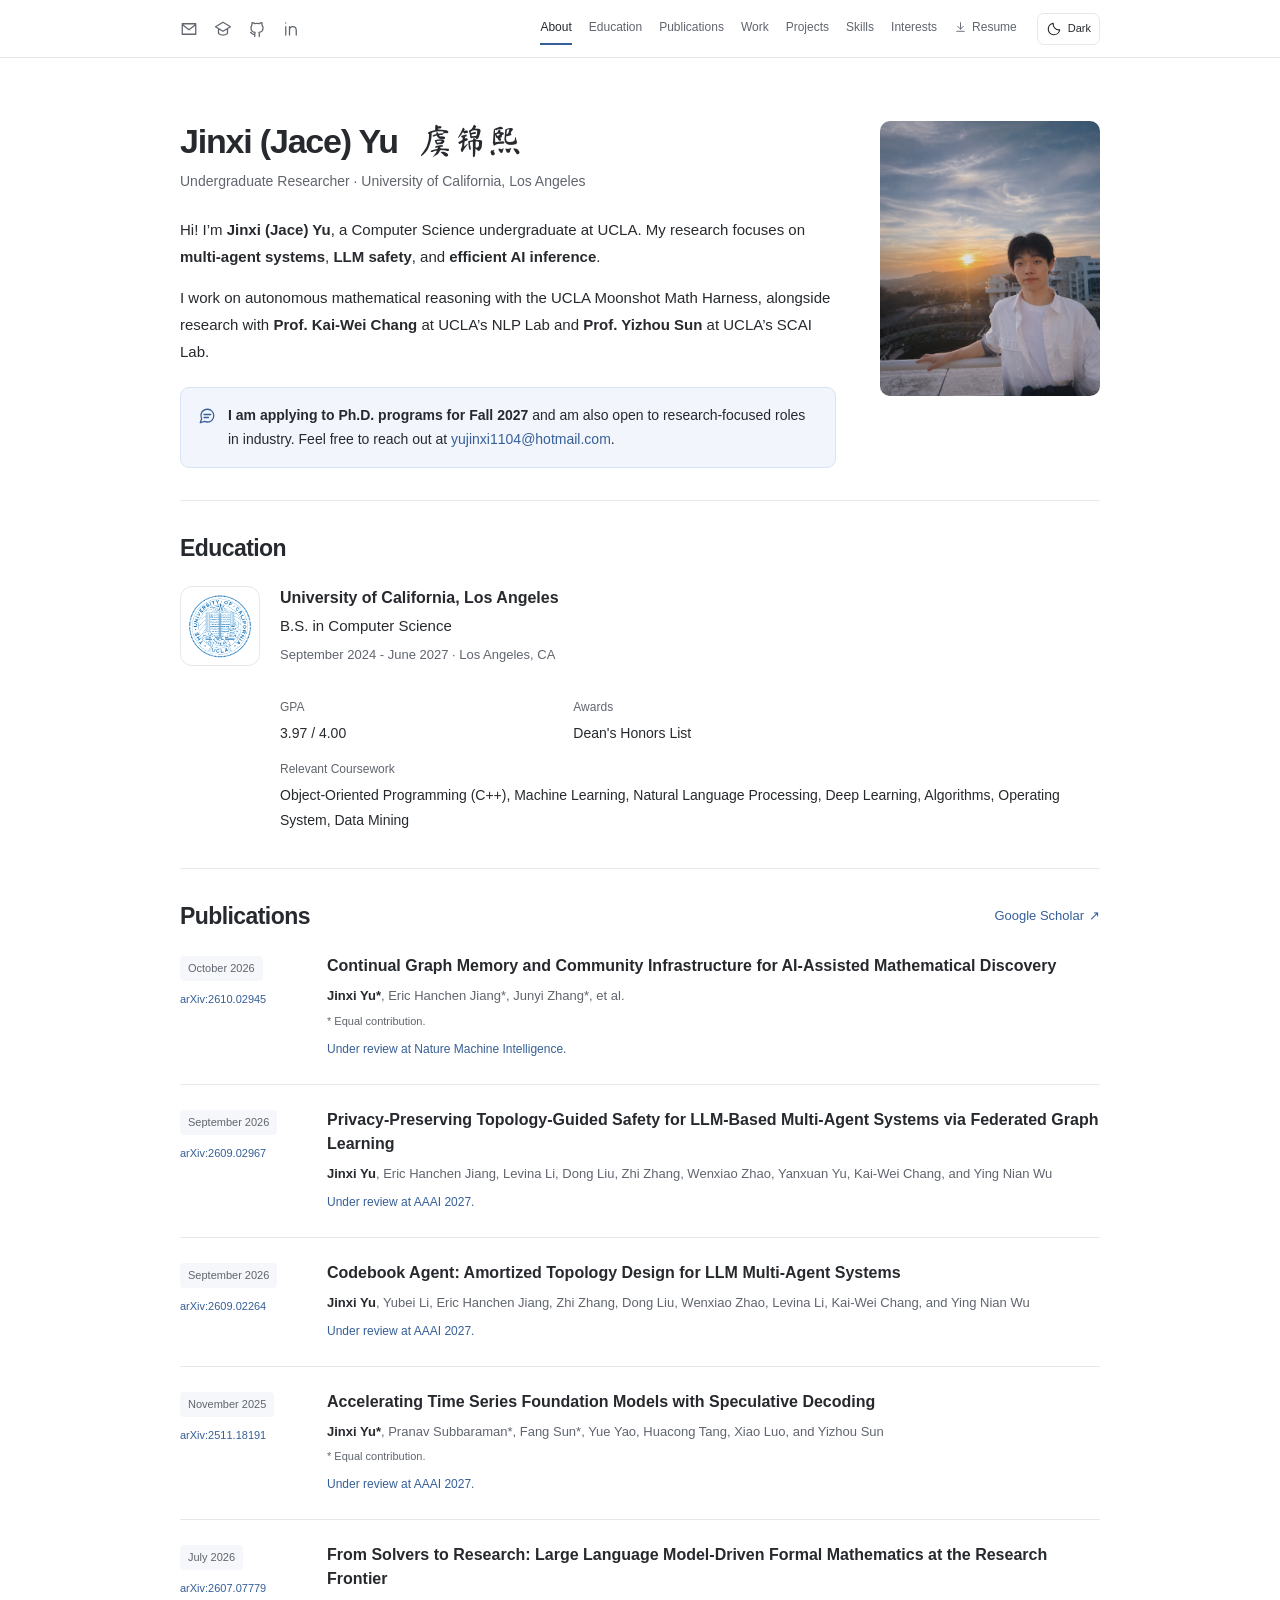
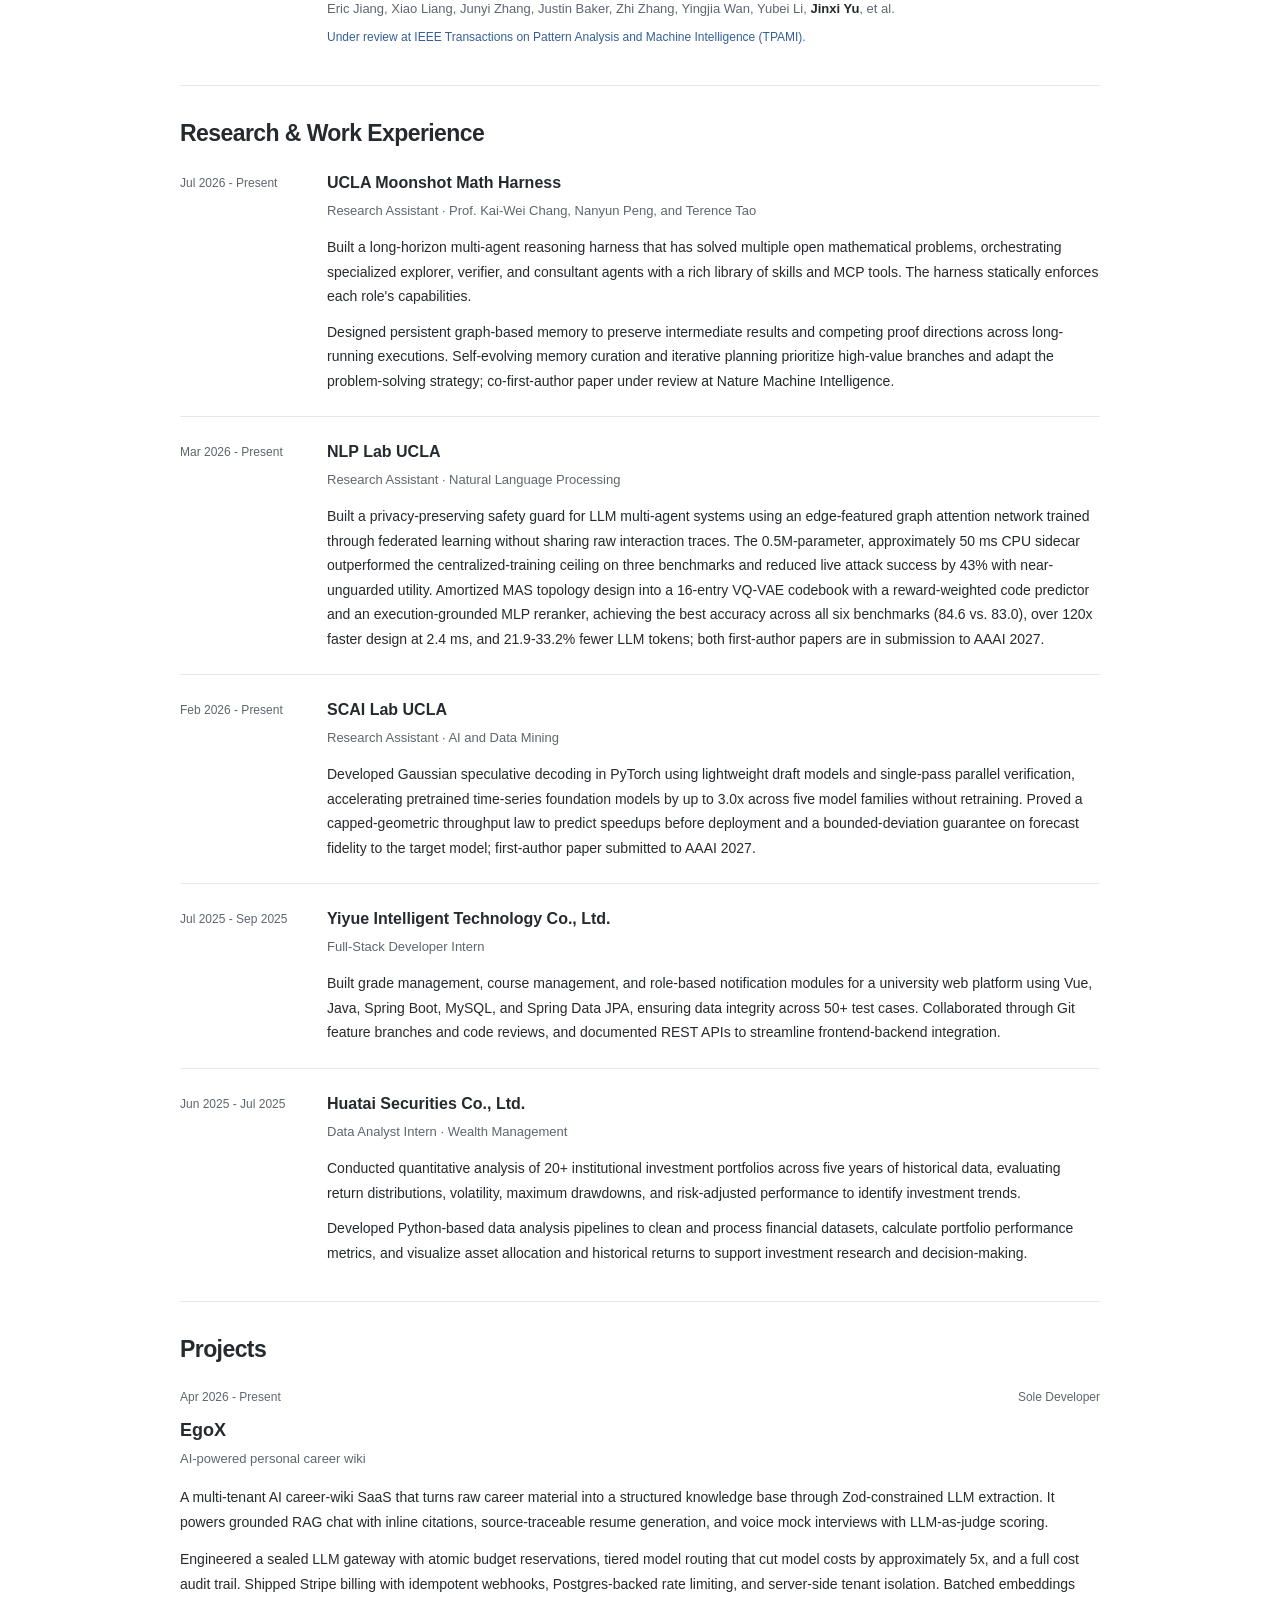
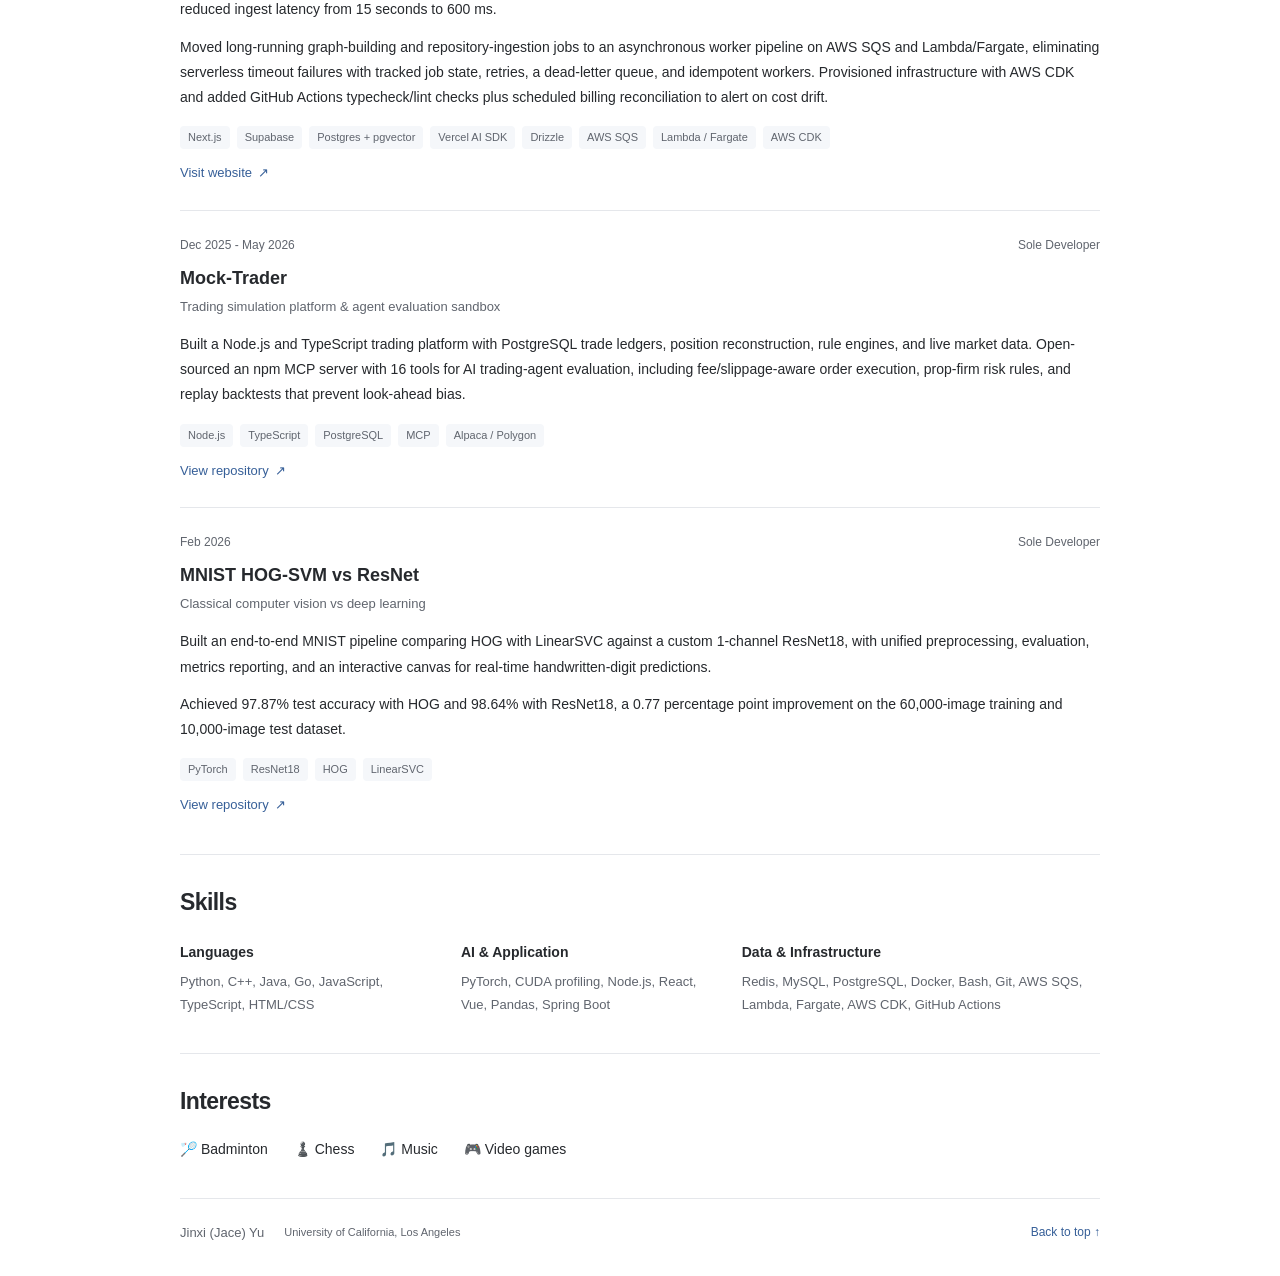
<file: index.html>
<!doctype html>
<html lang="en">
  <head>
    <meta charset="UTF-8" />
    <meta name="viewport" content="width=device-width, initial-scale=1.0" />
    <meta
      name="description"
      content="Jinxi (Jace) Yu - UCLA computer science student researching multi-agent systems, LLM safety, and efficient AI inference."
    />
    <title>Jinxi Yu</title>
    <link rel="icon" type="image/svg+xml" href="favicon.svg" />
    <meta name="color-scheme" content="light dark" />
    <script src="theme.js"></script>
    <link rel="preload" href="assets/fonts/ma-shan-zheng-name.ttf" as="font" type="font/ttf" crossorigin />
    <link rel="stylesheet" href="styles.css" />
  </head>
  <body>
    <a class="skip-link" href="#main-content">Skip to content</a>

    <header class="site-header">
      <div class="header-socials" aria-label="Profiles">
        <a href="mailto:yujinxi1104@hotmail.com" aria-label="Email" title="Email"><svg viewBox="0 0 24 24" aria-hidden="true"><path d="M3 5h18v14H3zM3 6l9 7 9-7" /></svg></a>
        <a href="https://scholar.google.com/citations?user=4sUuspQAAAAJ&amp;hl=en" target="_blank" rel="noreferrer" aria-label="Google Scholar" title="Google Scholar"><svg viewBox="0 0 24 24" aria-hidden="true"><path d="m2 9 10-6 10 6-10 6zM6 12v6c4 3 8 3 12 0v-6" /></svg></a>
        <a href="https://github.com/jinxiy1104" target="_blank" rel="noreferrer" aria-label="GitHub" title="GitHub"><svg viewBox="0 0 24 24" aria-hidden="true"><path d="M9 19c-4 1.3-4-2-5.5-2.5M15 22v-3.5c0-1 .1-1.4-.5-2 2.8-.3 5.5-1.4 5.5-6A4.6 4.6 0 0 0 18.7 7c.1-.4.5-1.8-.2-3.5 0 0-1.1-.3-3.5 1.3a12.3 12.3 0 0 0-6 0C6.6 3.2 5.5 3.5 5.5 3.5 4.8 5.2 5.2 6.6 5.3 7A4.6 4.6 0 0 0 4 10.5c0 4.6 2.7 5.7 5.5 6-.6.6-.6 1.2-.5 2V22" /></svg></a>
        <a href="https://linkedin.com/in/jinxiy1104" target="_blank" rel="noreferrer" aria-label="LinkedIn" title="LinkedIn"><svg viewBox="0 0 24 24" aria-hidden="true"><path d="M5 9v11M5 4v.1M10 20V9m0 5c0-7 9-7 9 0v6" /></svg></a>
      </div>
      <nav class="nav-links" aria-label="Primary navigation">
        <a href="#top">About</a>
        <a href="#education">Education</a>
        <a href="#publications">Publications</a>
        <a href="#work">Work</a>
        <a href="#projects">Projects</a>
        <a href="#stack">Skills</a>
        <a href="#interests">Interests</a>
        <a class="nav-resume" href="Jinxi(Jace)%20Yu-Resume.pdf" target="_blank" rel="noreferrer">
          <svg aria-hidden="true" viewBox="0 0 24 24">
            <path d="M12 3v12" />
            <path d="m7 10 5 5 5-5" />
            <path d="M5 19h14" />
          </svg>
          <span>Resume</span>
        </a>
      </nav>
      <button class="theme-toggle" type="button" aria-label="Switch to dark mode" aria-pressed="false">
        <svg class="moon-icon" viewBox="0 0 24 24" aria-hidden="true"><path d="M20.5 13.2A8.6 8.6 0 0 1 10.8 3.5 8.6 8.6 0 1 0 20.5 13.2Z" /></svg>
        <svg class="sun-icon" viewBox="0 0 24 24" aria-hidden="true"><circle cx="12" cy="12" r="4" /><path d="M12 2v2m0 16v2M2 12h2m16 0h2M5 5l1.5 1.5m11 11L19 19M5 19l1.5-1.5m11-11L19 5" /></svg>
        <span class="theme-label">Dark</span>
      </button>
    </header>

    <main id="main-content">
    <section class="profile-hero" id="top" aria-label="Profile and contact information">
      <div class="hero-copy">
        <h1>Jinxi (Jace) Yu <span class="name-chinese" lang="zh-Hans">虞锦熙</span></h1>
        <p class="hero-affiliation">Undergraduate Researcher · University of California, Los Angeles</p>
        <p class="hero-description">Hi! I’m <strong>Jinxi (Jace) Yu</strong>, a Computer Science undergraduate at UCLA. My research focuses on <strong>multi-agent systems</strong>, <strong>LLM safety</strong>, and <strong>efficient AI inference</strong>.</p>
        <p class="hero-description">I work on autonomous mathematical reasoning with the UCLA Moonshot Math Harness, alongside research with <strong>Prof. Kai-Wei Chang</strong> at UCLA’s NLP Lab and <strong>Prof. Yizhou Sun</strong> at UCLA’s SCAI Lab.</p>
        <aside class="opportunity-note" aria-label="Research opportunities">
          <svg viewBox="0 0 24 24" aria-hidden="true"><path d="M21 11.5a8.4 8.4 0 0 1-.9 3.8 8.5 8.5 0 0 1-7.6 4.7 8.4 8.4 0 0 1-3.8-.9L3 21l1.9-5.7a8.4 8.4 0 0 1-.9-3.8 8.5 8.5 0 0 1 4.7-7.6 8.4 8.4 0 0 1 3.8-.9h.5a8.5 8.5 0 0 1 8 8v.5Z" /><path d="M8 10h9M8 14h6" /></svg>
          <p><strong>I am applying to Ph.D. programs for Fall 2027</strong> and am also open to research-focused roles in industry. Feel free to reach out at <a href="mailto:yujinxi1104@hotmail.com">yujinxi1104@hotmail.com</a>.</p>
        </aside>
      </div>
      <figure class="hero-portrait">
        <div class="portrait-frame"><img src="personalPhoto.png" alt="Jinxi Yu at sunset" width="1086" height="1448" fetchpriority="high" /></div>
      </figure>
    </section>

      <section class="education-section" id="education">
        <div class="section-heading">
          <h2 class="section-title">Education</h2>
        </div>
        <div class="education-card">
          <span class="ucla-badge">
            <img src="assets/ucla-seal.png" alt="UCLA seal" width="64" height="64" />
          </span>
          <div>
            <h3 class="university">University of California, Los Angeles</h3>
            <p class="degree">B.S. in Computer Science</p>
            <p class="role">September 2024 - June 2027 · Los Angeles, CA</p>
          </div>
          <dl class="education-details">
            <div>
              <dt>GPA</dt>
              <dd>3.97 / 4.00</dd>
            </div>
            <div>
              <dt>Awards</dt>
              <dd>Dean's Honors List</dd>
            </div>
            <div>
              <dt>Relevant Coursework</dt>
              <dd>
                Object-Oriented Programming (C++), Machine Learning, Natural Language
                Processing, Deep Learning, Algorithms, Operating System, Data Mining
              </dd>
            </div>
          </dl>
        </div>
      </section>

      <section class="publications-section" id="publications">
        <div class="section-heading publications-heading">
          <h2 class="section-title">Publications</h2>
          <a class="scholar-link" href="https://scholar.google.com/citations?user=4sUuspQAAAAJ&amp;hl=en" target="_blank" rel="noreferrer">Google Scholar <span aria-hidden="true">↗</span></a>
        </div>

        <div class="publication-list">
          <article class="publication-item">
            <div class="publication-meta">
              <time datetime="2026-10">October 2026</time>
              <a href="https://arxiv.org/abs/2610.02945" target="_blank" rel="noreferrer">
                arXiv:2610.02945
              </a>
            </div>
            <h3>
              <a href="https://arxiv.org/abs/2610.02945" target="_blank" rel="noreferrer">
                Continual Graph Memory and Community Infrastructure for AI-Assisted Mathematical Discovery
              </a>
            </h3>
            <p class="publication-authors">
              <strong>Jinxi Yu*</strong>, Eric Hanchen Jiang*, Junyi Zhang*, et al.
              <br />
              <small>* Equal contribution.</small>
              <span class="publication-status">Under review at Nature Machine Intelligence.</span>
            </p>
          </article>

          <article class="publication-item">
            <div class="publication-meta">
              <time datetime="2026-09">September 2026</time>
              <a href="https://arxiv.org/abs/2609.02967" target="_blank" rel="noreferrer">
                arXiv:2609.02967
              </a>
            </div>
            <h3>
              <a href="https://arxiv.org/abs/2609.02967" target="_blank" rel="noreferrer">
                Privacy-Preserving Topology-Guided Safety for LLM-Based Multi-Agent Systems via Federated Graph Learning
              </a>
            </h3>
            <p class="publication-authors">
              <strong>Jinxi Yu</strong>, Eric Hanchen Jiang, Levina Li, Dong Liu, Zhi Zhang,
              Wenxiao Zhao, Yanxuan Yu, Kai-Wei Chang, and Ying Nian Wu
              <span class="publication-status">Under review at AAAI 2027.</span>
            </p>
          </article>

          <article class="publication-item">
            <div class="publication-meta">
              <time datetime="2026-09">September 2026</time>
              <a href="https://arxiv.org/abs/2609.02264" target="_blank" rel="noreferrer">
                arXiv:2609.02264
              </a>
            </div>
            <h3>
              <a href="https://arxiv.org/abs/2609.02264" target="_blank" rel="noreferrer">
                Codebook Agent: Amortized Topology Design for LLM Multi-Agent Systems
              </a>
            </h3>
            <p class="publication-authors">
              <strong>Jinxi Yu</strong>, Yubei Li, Eric Hanchen Jiang, Zhi Zhang, Dong Liu,
              Wenxiao Zhao, Levina Li, Kai-Wei Chang, and Ying Nian Wu
              <span class="publication-status">Under review at AAAI 2027.</span>
            </p>
          </article>

          <article class="publication-item">
            <div class="publication-meta">
              <time datetime="2025-11">November 2025</time>
              <a href="https://arxiv.org/abs/2511.18191" target="_blank" rel="noreferrer">
                arXiv:2511.18191
              </a>
            </div>
            <h3>
              <a href="https://arxiv.org/abs/2511.18191" target="_blank" rel="noreferrer">
                Accelerating Time Series Foundation Models with Speculative Decoding
              </a>
            </h3>
            <p class="publication-authors">
              <strong>Jinxi Yu*</strong>, Pranav Subbaraman*, Fang Sun*, Yue Yao, Huacong Tang,
              Xiao Luo, and Yizhou Sun
              <br />
              <small>* Equal contribution.</small>
              <span class="publication-status">Under review at AAAI 2027.</span>
            </p>
          </article>

          <article class="publication-item">
            <div class="publication-meta">
              <time datetime="2026-07">July 2026</time>
              <a href="https://arxiv.org/abs/2607.07779" target="_blank" rel="noreferrer">
                arXiv:2607.07779
              </a>
            </div>
            <h3>
              <a href="https://arxiv.org/abs/2607.07779" target="_blank" rel="noreferrer">
                From Solvers to Research: Large Language Model-Driven Formal Mathematics at the Research Frontier
              </a>
            </h3>
            <p class="publication-authors">
              Eric Jiang, Xiao Liang, Junyi Zhang, Justin Baker, Zhi Zhang, Yingjia Wan,
              Yubei Li, <strong>Jinxi Yu</strong>, et al.
              <span class="publication-status">Under review at IEEE Transactions on Pattern Analysis and Machine Intelligence (TPAMI).</span>
            </p>
          </article>
        </div>
      </section>

      <section class="section-grid" id="work">
        <div class="section-heading">
          <h2 class="section-title">Research &amp; Work Experience</h2>
        </div>
        <div class="timeline">
          <article class="timeline-item">
            <div class="time">Jul 2026 - Present</div>
            <div class="timeline-content">
              <h3>UCLA Moonshot Math Harness</h3>
              <p class="role">Research Assistant · Prof. Kai-Wei Chang, Nanyun Peng, and Terence Tao</p>
              <p>
                Built a long-horizon multi-agent reasoning harness that has solved multiple open
                mathematical problems, orchestrating specialized explorer, verifier, and consultant
                agents with a rich library of skills and MCP tools. The harness statically enforces
                each role's capabilities.
              </p>
              <p>
                Designed persistent graph-based memory to preserve intermediate results and
                competing proof directions across long-running executions. Self-evolving memory
                curation and iterative planning prioritize high-value branches and adapt the
                problem-solving strategy; co-first-author paper under review at Nature Machine Intelligence.
              </p>
            </div>
          </article>

          <article class="timeline-item">
            <div class="time">Mar 2026 - Present</div>
            <div class="timeline-content">
              <h3>NLP Lab UCLA</h3>
              <p class="role">Research Assistant · Natural Language Processing</p>
              <p>
                Built a privacy-preserving safety guard for LLM multi-agent systems using an
                edge-featured graph attention network trained through federated learning without
                sharing raw interaction traces. The 0.5M-parameter, approximately 50 ms CPU sidecar
                outperformed the centralized-training ceiling on three benchmarks and reduced live
                attack success by 43% with near-unguarded utility. Amortized MAS topology design into
                a 16-entry VQ-VAE codebook with a reward-weighted code predictor and an
                execution-grounded MLP reranker, achieving the best accuracy across all six
                benchmarks (84.6 vs. 83.0), over 120x faster design at 2.4 ms, and 21.9-33.2% fewer
                LLM tokens; both first-author papers are in submission to AAAI 2027.
              </p>
            </div>
          </article>

          <article class="timeline-item">
            <div class="time">Feb 2026 - Present</div>
            <div class="timeline-content">
              <h3>SCAI Lab UCLA</h3>
              <p class="role">Research Assistant · AI and Data Mining</p>
              <p>
                Developed Gaussian speculative decoding in PyTorch using lightweight draft models
                and single-pass parallel verification, accelerating pretrained time-series
                foundation models by up to 3.0x across five model families without retraining.
                Proved a capped-geometric throughput law to predict speedups before deployment
                and a bounded-deviation guarantee on forecast fidelity to the target model;
                first-author paper submitted to AAAI 2027.
              </p>
            </div>
          </article>

          <article class="timeline-item">
            <div class="time">Jul 2025 - Sep 2025</div>
            <div class="timeline-content">
              <h3>Yiyue Intelligent Technology Co., Ltd.</h3>
              <p class="role">Full-Stack Developer Intern</p>
              <p>
                Built grade management, course management, and role-based notification modules
                for a university web platform using Vue, Java, Spring Boot, MySQL, and Spring
                Data JPA, ensuring data integrity across 50+ test cases. Collaborated through
                Git feature branches and code reviews, and documented REST APIs to streamline
                frontend-backend integration.
              </p>
            </div>
          </article>

          <article class="timeline-item">
            <div class="time">Jun 2025 - Jul 2025</div>
            <div class="timeline-content">
              <h3>Huatai Securities Co., Ltd.</h3>
              <p class="role">Data Analyst Intern · Wealth Management</p>
              <p>
                Conducted quantitative analysis of 20+ institutional investment portfolios across
                five years of historical data, evaluating return distributions, volatility, maximum
                drawdowns, and risk-adjusted performance to identify investment trends.
              </p>
              <p>
                Developed Python-based data analysis pipelines to clean and process financial
                datasets, calculate portfolio performance metrics, and visualize asset allocation
                and historical returns to support investment research and decision-making.
              </p>
            </div>
          </article>
        </div>
      </section>

      <section class="projects-section" id="projects">
        <div class="section-heading wide">
          <h2 class="section-title">Projects</h2>
        </div>

        <div class="project-grid">
          <article class="project-card featured">
            <div class="project-meta">
              <span>Apr 2026 - Present</span>
              <span>Sole Developer</span>
            </div>
            <h3>EgoX</h3>
            <p class="project-subtitle">AI-powered personal career wiki</p>
            <p>
              A multi-tenant AI career-wiki SaaS that turns raw career material into a structured
              knowledge base through Zod-constrained LLM extraction. It powers grounded RAG chat
              with inline citations, source-traceable resume generation, and voice mock interviews
              with LLM-as-judge scoring.
            </p>
            <p>
              Engineered a sealed LLM gateway with atomic budget reservations, tiered model
              routing that cut model costs by approximately 5x, and a full cost audit trail.
              Shipped Stripe billing with idempotent webhooks, Postgres-backed rate limiting,
              and server-side tenant isolation. Batched embeddings reduced ingest latency
              from 15 seconds to 600 ms.
            </p>
            <p>
              Moved long-running graph-building and repository-ingestion jobs to an asynchronous
              worker pipeline on AWS SQS and Lambda/Fargate, eliminating serverless timeout
              failures with tracked job state, retries, a dead-letter queue, and idempotent workers.
              Provisioned infrastructure with AWS CDK and added GitHub Actions typecheck/lint
              checks plus scheduled billing reconciliation to alert on cost drift.
            </p>
            <div class="tag-row">
              <span>Next.js</span>
              <span>Supabase</span>
              <span>Postgres + pgvector</span>
              <span>Vercel AI SDK</span>
              <span>Drizzle</span>
              <span>AWS SQS</span>
              <span>Lambda / Fargate</span>
              <span>AWS CDK</span>
            </div>
            <a class="project-link" href="https://egox-sigma.vercel.app/" target="_blank" rel="noreferrer">
              Visit website
            </a>
          </article>

          <article class="project-card featured">
            <div class="project-meta">
              <span>Dec 2025 - May 2026</span>
              <span>Sole Developer</span>
            </div>
            <h3>Mock-Trader</h3>
            <p class="project-subtitle">Trading simulation platform &amp; agent evaluation sandbox</p>
            <p>
              Built a Node.js and TypeScript trading platform with PostgreSQL trade ledgers,
              position reconstruction, rule engines, and live market data. Open-sourced an npm MCP
              server with 16 tools for AI trading-agent evaluation, including fee/slippage-aware
              order execution, prop-firm risk rules, and replay backtests that prevent look-ahead bias.
            </p>
            <div class="tag-row">
              <span>Node.js</span>
              <span>TypeScript</span>
              <span>PostgreSQL</span>
              <span>MCP</span>
              <span>Alpaca / Polygon</span>
            </div>
            <a class="project-link" href="https://github.com/jinxiy1104/MockTrader_MCP" target="_blank" rel="noreferrer">
              View repository
            </a>
          </article>

          <article class="project-card featured">
            <div class="project-meta">
              <span>Feb 2026</span>
              <span>Sole Developer</span>
            </div>
            <h3>MNIST HOG-SVM vs ResNet</h3>
            <p class="project-subtitle">Classical computer vision vs deep learning</p>
            <p>
              Built an end-to-end MNIST pipeline comparing HOG with LinearSVC against a custom
              1-channel ResNet18, with unified preprocessing, evaluation, metrics reporting, and
              an interactive canvas for real-time handwritten-digit predictions.
            </p>
            <p>
              Achieved 97.87% test accuracy with HOG and 98.64% with ResNet18, a 0.77 percentage
              point improvement on the 60,000-image training and 10,000-image test dataset.
            </p>
            <div class="tag-row">
              <span>PyTorch</span>
              <span>ResNet18</span>
              <span>HOG</span>
              <span>LinearSVC</span>
            </div>
            <a class="project-link" href="https://github.com/jinxiy1104/MNIST-HOG-SVM-VS-RESNET" target="_blank" rel="noreferrer">
              View repository
            </a>
          </article>
        </div>
      </section>

      <section class="stack-section" id="stack">
        <div class="section-heading">
          <h2 class="section-title">Skills</h2>
        </div>
        <div class="stack-columns">
          <div>
            <h3>Languages</h3>
            <p>Python, C++, Java, Go, JavaScript, TypeScript, HTML/CSS</p>
          </div>
          <div>
            <h3>AI &amp; Application</h3>
            <p>PyTorch, CUDA profiling, Node.js, React, Vue, Pandas, Spring Boot</p>
          </div>
          <div>
            <h3>Data &amp; Infrastructure</h3>
            <p>Redis, MySQL, PostgreSQL, Docker, Bash, Git, AWS SQS, Lambda, Fargate, AWS CDK, GitHub Actions</p>
          </div>
        </div>
      </section>

      <section class="interests-section" id="interests">
        <div>
          <h2 class="section-title">Interests</h2>
        </div>
        <div class="interest-list" aria-label="Interests">
          <span>🏸 Badminton</span>
          <span>♟️ Chess</span>
          <span>🎵 Music</span>
          <span>🎮 Video games</span>
        </div>
      </section>

    </main>
    <footer class="site-footer">
      <a class="footer-name" href="#top">Jinxi (Jace) Yu</a>
      <p>University of California, Los Angeles</p>
      <a class="back-top" href="#top">Back to top <span aria-hidden="true">↑</span></a>
    </footer>

    <script src="script.js"></script>
  </body>
</html>
</file>
<file: styles.css>
@font-face {
  font-family: "Name Calligraphy";
  src: url("assets/fonts/ma-shan-zheng-name.ttf") format("truetype");
  font-style: normal;
  font-weight: 400;
  font-display: swap;
}
:root {
  color-scheme: light;
  --paper: #ffffff;
  --panel: #f5f7fa;
  --ink: #26292d;
  --muted: #60656e;
  --accent: #365f98;
  --rule: #e5e7eb;
  --header: rgba(255, 255, 255, .96);
  --note-bg: #f2f6fc;
  --note-border: #d8e3f3;
  --sans: -apple-system, BlinkMacSystemFont, "Segoe UI", Arial, sans-serif;
}
:root[data-theme="dark"] {
  color-scheme: dark;
  --paper: #121418;
  --panel: #1b202a;
  --ink: #e6e7eb;
  --muted: #b2b7c1;
  --accent: #9cbbea;
  --rule: #2c3038;
  --header: rgba(18, 20, 24, .96);
  --note-bg: #1b2330;
  --note-border: #344359;
}
* { box-sizing: border-box; }
html { scroll-behavior: smooth; scroll-padding-top: 85px; }
body { margin: 0; background: var(--paper); color: var(--ink); font-family: var(--sans); font-size: 15px; line-height: 1.75; -webkit-font-smoothing: antialiased; }
::selection { background: #c8dcfa; color: #172a45; }
a { color: var(--accent); text-decoration: none; text-underline-offset: 4px; }
a:hover { text-decoration: underline; }
button { font: inherit; }
a, button { -webkit-tap-highlight-color: transparent; }
:focus-visible { outline: 2px solid var(--accent); outline-offset: 4px; }
h1, h2, h3, p, figure { margin: 0; }
h1, h2, h3 { color: var(--ink); font-weight: 600; }
svg { width: 18px; height: 18px; fill: none; stroke: currentColor; stroke-width: 1.7; stroke-linecap: round; stroke-linejoin: round; flex: 0 0 auto; }
.skip-link { position: fixed; z-index: 100; top: 8px; left: 16px; padding: 8px 16px; background: var(--ink); color: var(--paper); transform: translateY(-160%); }
.skip-link:focus { transform: translateY(0); }
.site-header { position: sticky; top: 0; z-index: 10; display: flex; align-items: center; gap: 20px; min-height: 58px; padding: 0 max(24px, calc((100vw - 920px) / 2)); border-bottom: 1px solid var(--rule); background: var(--header); backdrop-filter: blur(12px); }
.header-socials { display: flex; align-items: center; gap: 16px; }
.header-socials a { color: var(--muted); display: inline-flex; align-items: center; min-height: 36px; }
.header-socials a:hover { color: var(--accent); }
.nav-links { display: flex; align-items: center; justify-content: flex-end; gap: 17px; flex: 1; min-width: 0; font-size: 12px; }
.nav-links a { white-space: nowrap; padding: 5px 0; color: var(--muted); border-bottom: 2px solid transparent; }
.nav-links a:hover, .nav-links a[aria-current="location"] { color: var(--ink); border-bottom-color: var(--accent); text-decoration: none; }
.nav-links .nav-resume { display: inline-flex; align-items: center; gap: 5px; }
.nav-resume svg { width: 13px; height: 13px; }
.theme-toggle { display: inline-flex; align-items: center; justify-content: center; gap: 6px; min-height: 32px; border: 1px solid var(--rule); border-radius: 7px; padding: 5px 8px; color: var(--ink); background: transparent; cursor: pointer; font-size: 11px; }
.theme-toggle:hover { border-color: var(--accent); }
.theme-toggle svg { width: 16px; height: 16px; }
.sun-icon, [data-theme="dark"] .moon-icon { display: none; }
[data-theme="dark"] .sun-icon { display: block; }
main, .site-footer { width: min(920px, calc(100% - 48px)); margin-inline: auto; }
.profile-hero { display: grid; grid-template-columns: minmax(0, 1fr) 220px; column-gap: 44px; align-items: start; padding: 60px 0 32px; }
h1 { display: flex; align-items: baseline; flex-wrap: wrap; gap: 10px 20px; font-size: 34px; line-height: 1.3; letter-spacing: -.035em; }
.name-chinese { font-family: "Name Calligraphy", "Kaiti SC", KaiTi, serif; color: var(--ink); font-size: 34px; font-weight: 400; letter-spacing: .03em; white-space: nowrap; }
.hero-affiliation { font-size: 14px; line-height: 1.7; color: var(--muted); margin-top: 7px; }
.hero-description { font-size: 15px; line-height: 1.8; margin-top: 22px; }
.hero-description + .hero-description { margin-top: 14px; }
.hero-description strong { font-weight: 600; }
.opportunity-note { display: flex; align-items: flex-start; gap: 12px; margin-top: 22px; padding: 15px 17px; border: 1px solid var(--note-border); border-radius: 9px; background: var(--note-bg); font-size: 14px; line-height: 1.75; }
.opportunity-note svg { color: var(--accent); margin-top: 4px; }
.opportunity-note p { min-width: 0; }
.opportunity-note strong { font-weight: 600; }
.opportunity-note a { overflow-wrap: anywhere; }
.hero-portrait { padding-top: 3px; }
.portrait-frame { overflow: hidden; border-radius: 10px; }
.portrait-frame img { display: block; width: 100%; height: 275px; object-fit: cover; object-position: 66% 60%; }
main > section:not(.profile-hero) { border-top: 1px solid var(--rule); padding: 31px 0 36px; }
.section-heading { margin-bottom: 22px; }
.publications-heading { display: flex; align-items: center; justify-content: space-between; flex-wrap: wrap; gap: 10px 18px; }
.scholar-link { display: inline-flex; align-items: center; gap: 5px; margin-left: auto; font-size: 13px; white-space: nowrap; }
.section-title { font-size: 23px; line-height: 1.4; letter-spacing: -.025em; }
.education-card { display: grid; grid-template-columns: 80px minmax(0, 1fr); column-gap: 20px; }
.ucla-badge { display: grid; place-items: center; align-self: start; width: 80px; height: 80px; padding: 6px; border: 1px solid var(--rule); border-radius: 12px; background: #ffffff; }
/* Lift the screenshot's near-white background to match the white badge. */
.ucla-badge img { display: block; width: 100%; height: 100%; object-fit: contain; filter: contrast(1.12); }
.education-card > .education-details { grid-column: 2; }
.university { font-size: 16px; line-height: 1.5; margin-bottom: 3px; }
.degree { font-size: 15px; }
.role { color: var(--muted); font-size: 13px; line-height: 1.7; margin: 5px 0 13px; }
.education-details { display: grid; grid-template-columns: 1fr 2fr; gap: 14px 30px; margin: 17px 0 0; }
.education-details div:last-child { grid-column: 1 / -1; }
.education-details dt { color: var(--muted); font-size: 12px; margin-bottom: 3px; }
.education-details dd { margin: 0; font-size: 14px; }
.timeline-item { display: grid; grid-template-columns: 125px minmax(0, 1fr); gap: 22px; padding: 23px 0; border-bottom: 1px solid var(--rule); }
.timeline-item:first-child { padding-top: 0; }
.timeline-item:last-child { padding-bottom: 0; border-bottom: 0; }
.time { font-size: 12px; color: var(--muted); line-height: 1.6; padding-top: 3px; }
.timeline-content h3 { font-size: 16px; line-height: 1.5; }
.timeline-content p:not(.role) { font-size: 14px; margin-top: 11px; }
.publication-item { display: grid; grid-template-columns: 125px minmax(0, 1fr); column-gap: 22px; padding: 23px 0; border-bottom: 1px solid var(--rule); }
.publication-item:first-child { padding-top: 0; }
.publication-item:last-child { padding-bottom: 0; border-bottom: 0; }
.publication-meta { grid-row: span 2; display: flex; flex-direction: column; align-items: flex-start; gap: 9px; font-size: 11px; color: var(--muted); padding-top: 2px; }
.publication-meta time { background: var(--panel); padding: 3px 8px; border-radius: 4px; }
.publication-item h3 { font-size: 16px; line-height: 1.5; margin-bottom: 6px; }
.publication-item h3 a { color: var(--ink); }
.publication-item h3 a:hover { color: var(--accent); }
.publication-authors { font-size: 13px; line-height: 1.8; color: var(--muted); }
.publication-authors strong { font-weight: 600; color: var(--ink); }
.publication-authors small { display: inline-block; margin-top: 4px; font-size: 11px; }
.publication-status { display: block; margin-top: 7px; color: var(--accent); font-size: 12px; }
.project-grid { display: grid; }
.project-card { padding: 24px 0; border-bottom: 1px solid var(--rule); }
.project-card:first-child { padding-top: 0; }
.project-card:last-child { padding-bottom: 0; border-bottom: 0; }
.project-meta { display: flex; justify-content: space-between; flex-wrap: wrap; gap: 8px 20px; margin-bottom: 9px; font-size: 12px; color: var(--muted); }
.project-card h3 { font-size: 18px; line-height: 1.5; margin-bottom: 3px; }
.project-card .project-subtitle { color: var(--muted); font-size: 13px; margin-bottom: 14px; }
.project-card p { font-size: 14px; line-height: 1.8; margin-bottom: 12px; }
.tag-row { display: flex; flex-wrap: wrap; gap: 7px; margin-top: 16px; font-size: 11px; color: var(--muted); }
.tag-row span { background: var(--panel); padding: 2px 8px; border-radius: 4px; }
.project-link { display: inline-flex; gap: 6px; margin-top: 13px; font-size: 13px; }
.project-link::after { content: "↗"; }
.stack-columns { display: grid; grid-template-columns: 1fr 1fr 1.4fr; gap: 25px; }
.stack-columns h3 { font-size: 14px; margin-bottom: 7px; }
.stack-columns p { color: var(--muted); font-size: 13px; }
.interest-list { display: flex; flex-wrap: wrap; gap: 12px 26px; margin-top: 20px; font-size: 14px; }
.site-footer { display: flex; align-items: center; flex-wrap: wrap; gap: 10px 20px; padding: 23px 0 32px; border-top: 1px solid var(--rule); }
.footer-name { color: var(--muted); font-size: 13px; }
.site-footer p { font-size: 11px; color: var(--muted); }
.back-top { margin-left: auto; font-size: 12px; }
@media (max-width: 900px) {
  .site-header { flex-wrap: wrap; gap: 0 20px; padding-top: 8px; }
  .theme-toggle { margin-left: auto; }
  .nav-links { order: 3; flex-basis: 100%; justify-content: flex-start; gap: 22px; overflow-x: auto; padding: 5px 0 7px; scrollbar-width: none; }
  .nav-links::-webkit-scrollbar { display: none; }
  .nav-links a { flex: 0 0 auto; }
  html { scroll-padding-top: 115px; }
  .profile-hero { padding-top: 38px; column-gap: 28px; grid-template-columns: minmax(0, 1fr) 190px; }
  .portrait-frame img { height: 245px; }
  h1 { font-size: 30px; gap: 6px 14px; }
  .name-chinese { font-size: 30px; }
}
@media (max-width: 600px) {
  .site-header { padding-inline: 20px; }
  main, .site-footer { width: calc(100% - 40px); }
  .profile-hero { grid-template-columns: 1fr; row-gap: 24px; padding-top: 32px; }
  .hero-portrait { width: 200px; justify-self: start; }
  .portrait-frame img { height: 250px; }
  .hero-affiliation { max-width: 340px; }
  .section-title { font-size: 22px; }
  .education-card { grid-template-columns: 64px minmax(0, 1fr); column-gap: 14px; }
  .ucla-badge { width: 64px; height: 64px; }
  .education-card > .education-details { grid-column: 1 / -1; }
  .timeline-item, .publication-item { grid-template-columns: 1fr; gap: 8px; }
  .publication-meta { grid-row: auto; flex-direction: row; align-items: center; gap: 14px; margin-bottom: 2px; }
  .time { padding: 0; }
  .stack-columns { grid-template-columns: 1fr; gap: 20px; }
  .site-footer p { order: 3; flex-basis: 100%; }
}
@media (prefers-reduced-motion: reduce) {
  html { scroll-behavior: auto; }
  *, *::before, *::after { transition: none !important; animation: none !important; }
}
</file>
